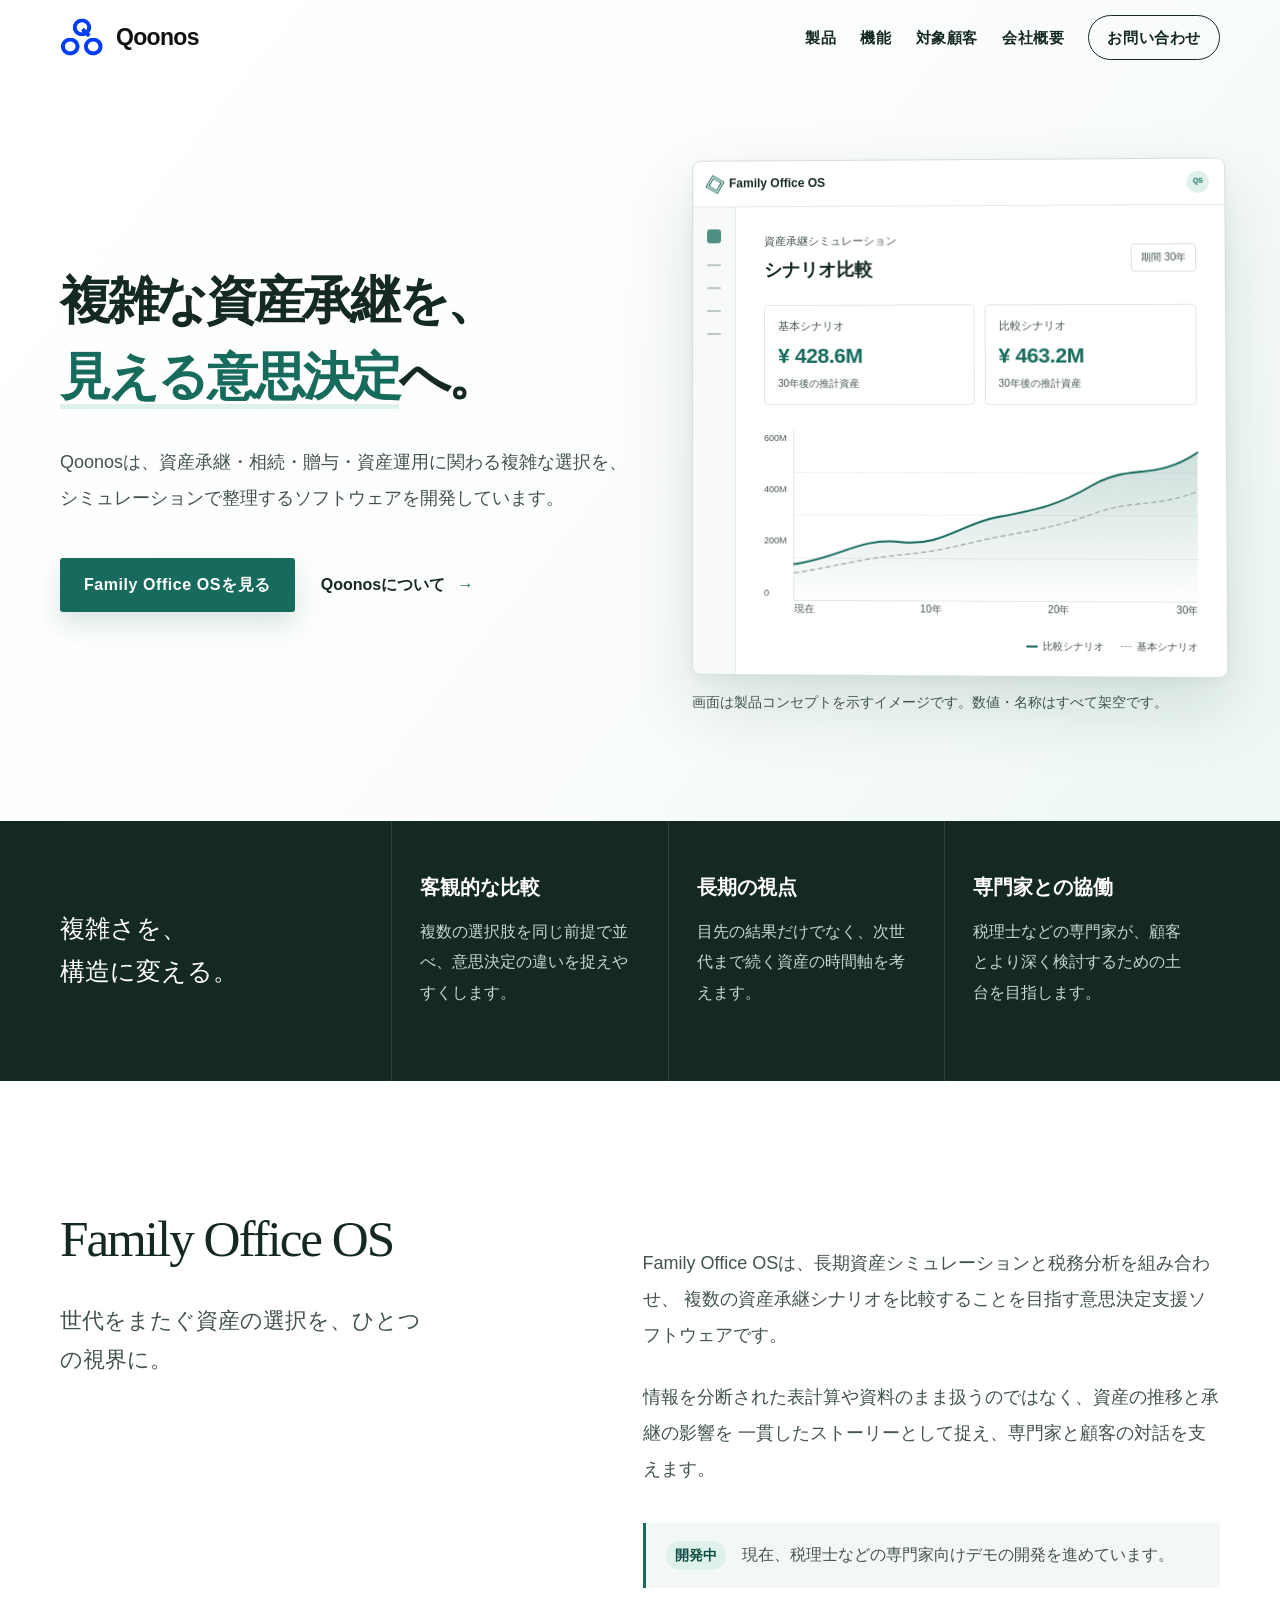
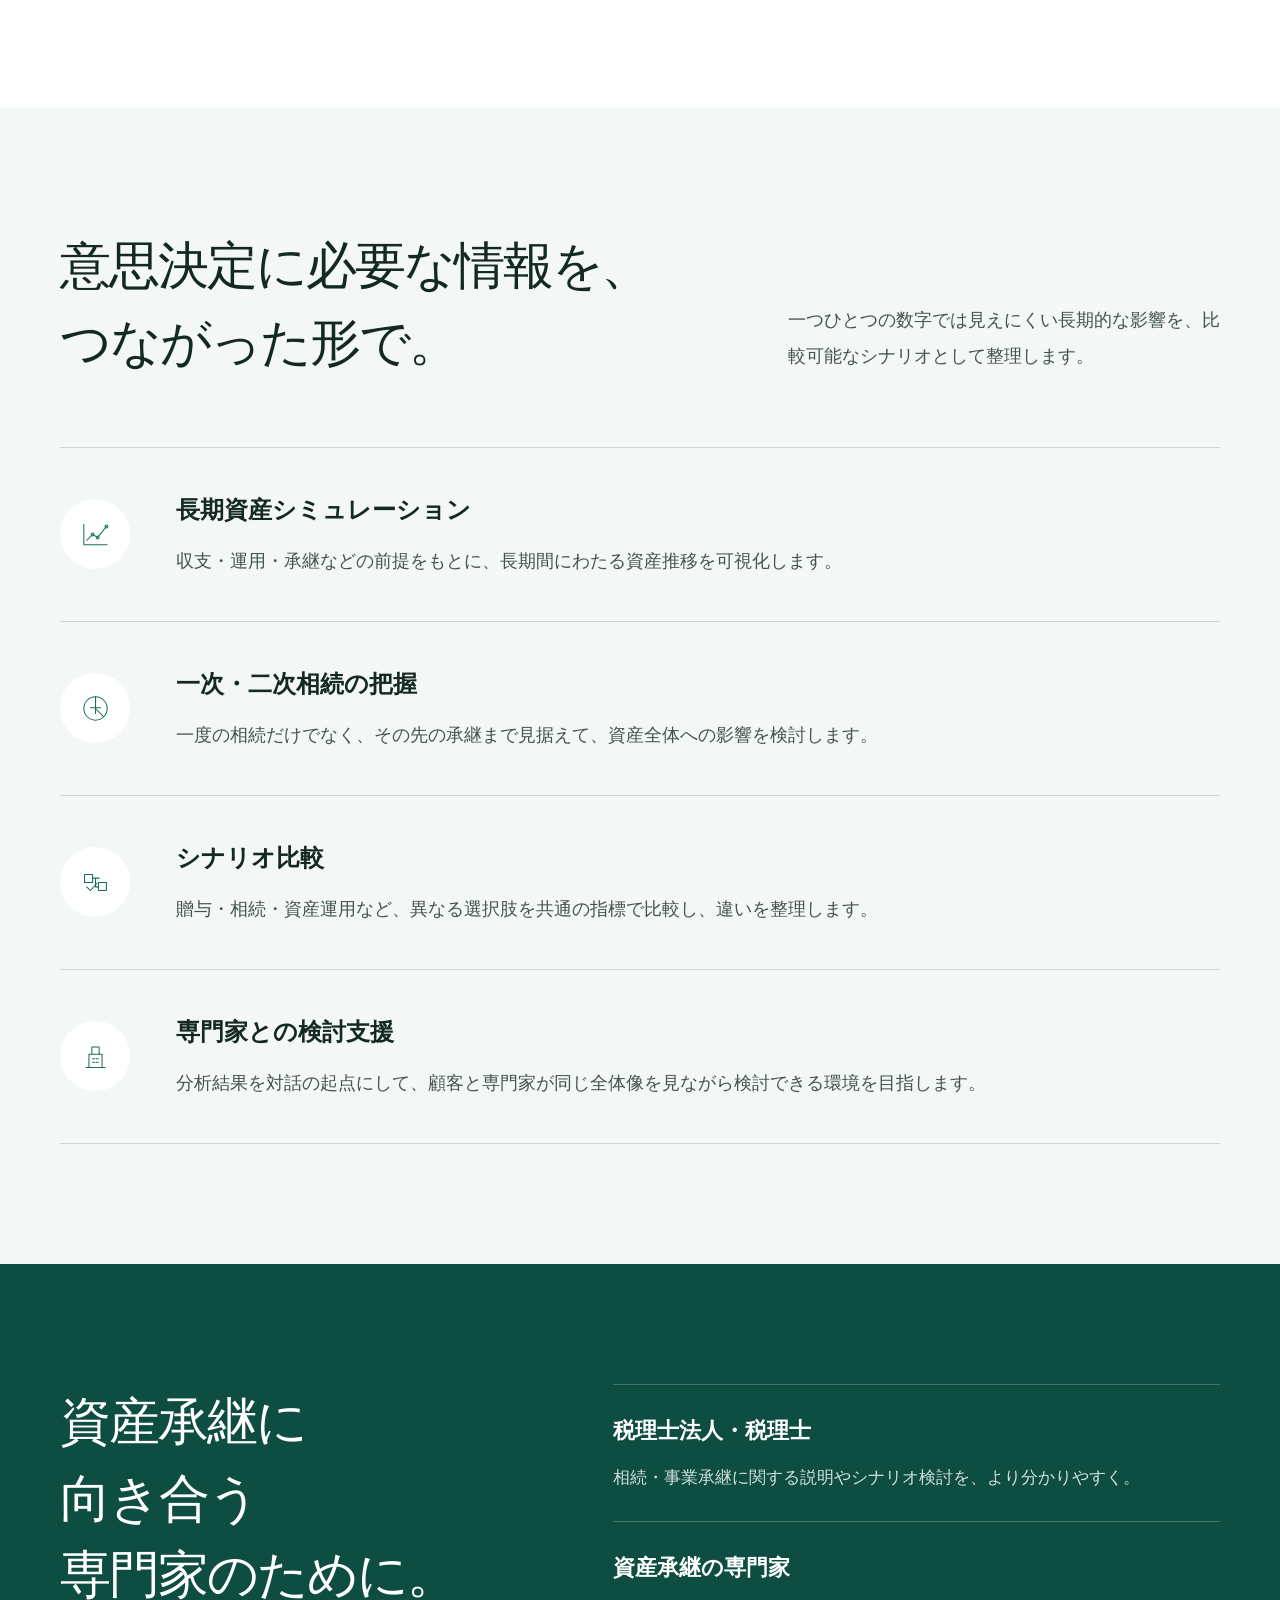
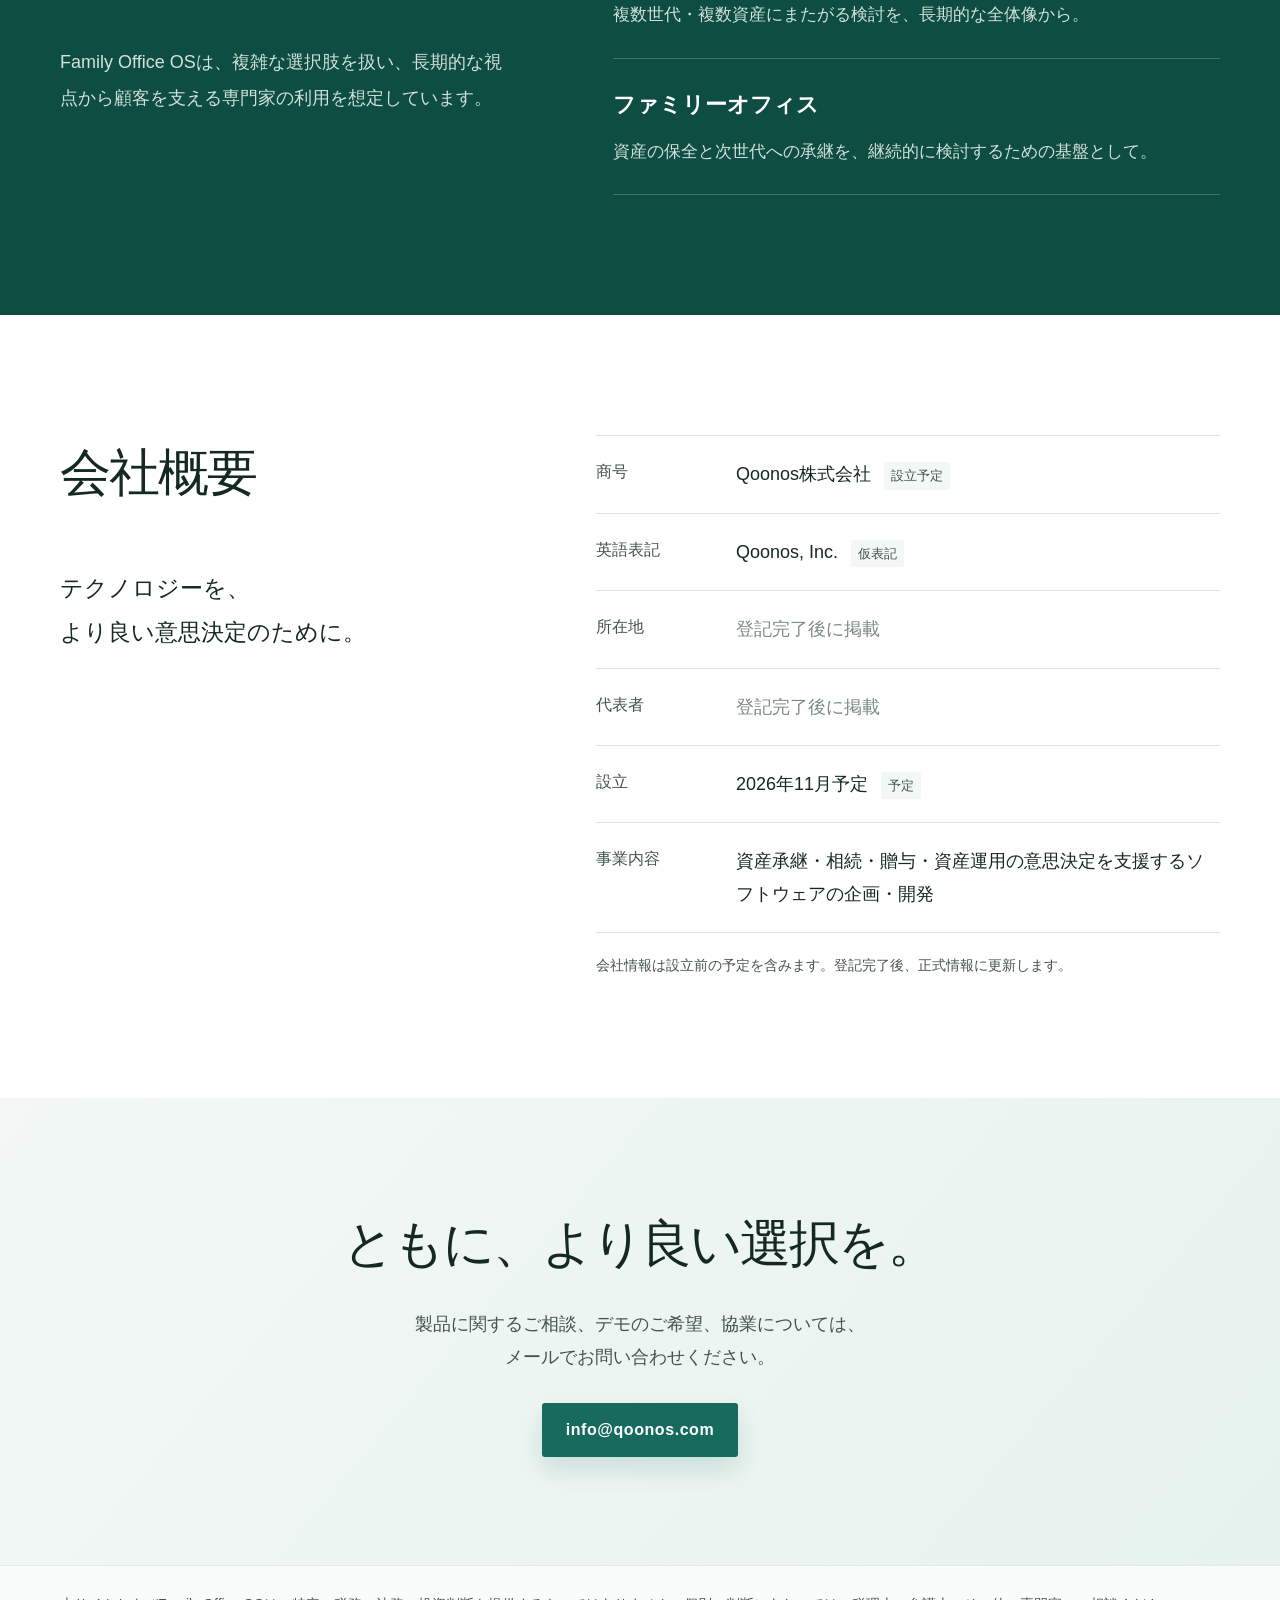
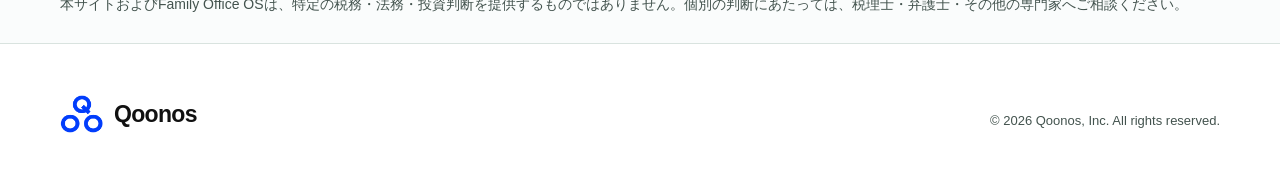
<file: index.html>
<!doctype html>
<html lang="ja">
  <head>
    <meta charset="UTF-8" />
    <meta name="viewport" content="width=device-width, initial-scale=1.0" />
    <meta name="description" content="Qoonosは、資産承継・相続・贈与・資産運用の意思決定を支援するFamily Office OSを開発しています。長期資産シミュレーションと税務分析を組み合わせ、複数の資産承継シナリオの比較を目指します。" />
    <meta name="theme-color" content="#f7faf9" />
    <link rel="canonical" href="https://www.qoonos.com/" />
    <meta property="og:type" content="website" />
    <meta property="og:site_name" content="Qoonos" />
    <meta property="og:locale" content="ja_JP" />
    <meta property="og:url" content="https://www.qoonos.com/" />
    <meta property="og:title" content="Qoonos株式会社｜資産承継シミュレーション・Family Office OS" />
    <meta property="og:description" content="Qoonosは、資産承継・相続・贈与・資産運用の意思決定を支援するFamily Office OSを開発しています。長期資産シミュレーションと税務分析を組み合わせ、複数の資産承継シナリオの比較を目指します。" />
    <title>Qoonos株式会社｜資産承継シミュレーション・Family Office OS</title>
    <script type="application/ld+json">
      {
        "@context": "https://schema.org",
        "@type": "WebSite",
        "@id": "https://www.qoonos.com/#website",
        "name": "Qoonos",
        "alternateName": "Qoonos株式会社",
        "url": "https://www.qoonos.com/",
        "inLanguage": "ja-JP"
      }
    </script>
    <link rel="icon" href="assets/qoonos-symbol-transparent.png" type="image/png" />
    <link rel="stylesheet" href="styles.css?v=20261111-simple" />
    <script src="script.js?v=20261101-reveal" defer></script>
  </head>
  <body>
    <a class="skip-link" href="#main">本文へ移動</a>
    <header class="site-header" data-header>
      <div class="container header-inner">
        <a class="brand" href="#top" aria-label="Qoonos ホーム">
          <img class="brand-mark" src="assets/qoonos-symbol-transparent.png" alt="" />
          <span>Qoonos</span>
        </a>
        <button class="menu-button" type="button" aria-expanded="false" aria-controls="primary-nav" data-menu-button>
          <span class="sr-only">メニューを開く</span>
          <span></span><span></span>
        </button>
        <nav id="primary-nav" class="primary-nav" aria-label="メインナビゲーション" data-nav>
          <a href="#product">製品</a>
          <a href="#features">機能</a>
          <a href="#audience">対象顧客</a>
          <a href="#company">会社概要</a>
          <a class="nav-contact" href="#contact">お問い合わせ</a>
        </nav>
      </div>
    </header>

    <main id="main">
      <section id="top" class="hero">
        <div class="container hero-grid">
          <div class="hero-copy reveal">
            <h1>複雑な資産承継を、<br /><span>見える意思決定</span>へ。</h1>
            <p class="hero-lead">
              Qoonosは、資産承継・相続・贈与・資産運用に関わる複雑な選択を、
              シミュレーションで整理するソフトウェアを開発しています。
            </p>
            <div class="hero-actions">
              <a class="button button-primary" href="#product">Family Office OSを見る</a>
              <a class="text-link" href="#company">Qoonosについて <span aria-hidden="true">→</span></a>
            </div>
          </div>

          <div class="hero-visual reveal" aria-label="Family Office OSの架空データによる画面イメージ">
            <div class="dashboard-shell">
              <div class="dashboard-topbar">
                <div class="mini-brand"><i></i> Family Office OS</div>
                <div class="avatar">QS</div>
              </div>
              <div class="dashboard-body">
                <aside class="dashboard-nav" aria-hidden="true">
                  <b></b><i></i><i></i><i></i><i></i>
                </aside>
                <div class="dashboard-content">
                  <div class="dashboard-heading">
                    <div><small>資産承継シミュレーション</small><strong>シナリオ比較</strong></div>
                    <span>期間 30年</span>
                  </div>
                  <div class="stat-row">
                    <div><small>基本シナリオ</small><strong>¥ 428.6M</strong><em>30年後の推計資産</em></div>
                    <div><small>比較シナリオ</small><strong>¥ 463.2M</strong><em>30年後の推計資産</em></div>
                  </div>
                  <div class="chart-wrap">
                    <div class="chart-y"><span>600M</span><span>400M</span><span>200M</span><span>0</span></div>
                    <div class="chart">
                      <span class="grid-line line-1"></span><span class="grid-line line-2"></span><span class="grid-line line-3"></span>
                      <svg viewBox="0 0 520 190" preserveAspectRatio="none" aria-hidden="true">
                        <defs>
                          <linearGradient id="area" x1="0" x2="0" y1="0" y2="1">
                            <stop offset="0%" stop-color="#176b5c" stop-opacity=".22" />
                            <stop offset="100%" stop-color="#176b5c" stop-opacity="0" />
                          </linearGradient>
                        </defs>
                        <path class="area" d="M0 150 C60 143 84 120 138 125 S215 105 263 97 S339 85 386 61 S465 57 520 25 L520 190 L0 190Z" />
                        <path class="line-a" d="M0 150 C60 143 84 120 138 125 S215 105 263 97 S339 85 386 61 S465 57 520 25" />
                        <path class="line-b" d="M0 160 C62 151 90 143 142 139 S221 126 270 118 S342 107 390 92 S468 86 520 68" />
                      </svg>
                      <div class="chart-x"><span>現在</span><span>10年</span><span>20年</span><span>30年</span></div>
                    </div>
                  </div>
                  <div class="legend"><span><i class="green"></i>比較シナリオ</span><span><i class="gray"></i>基本シナリオ</span></div>
                </div>
              </div>
            </div>
            <p>画面は製品コンセプトを示すイメージです。数値・名称はすべて架空です。</p>
          </div>
        </div>
      </section>

      <section class="principles" aria-label="Qoonosの方針">
        <div class="container principles-grid reveal">
          <p>複雑さを、<br />構造に変える。</p>
          <div>
            <h2>客観的な比較</h2>
            <p>複数の選択肢を同じ前提で並べ、意思決定の違いを捉えやすくします。</p>
          </div>
          <div>
            <h2>長期の視点</h2>
            <p>目先の結果だけでなく、次世代まで続く資産の時間軸を考えます。</p>
          </div>
          <div>
            <h2>専門家との協働</h2>
            <p>税理士などの専門家が、顧客とより深く検討するための土台を目指します。</p>
          </div>
        </div>
      </section>

      <section id="product" class="section product-section">
        <div class="container product-grid">
          <div class="section-intro reveal">
            <h2>Family Office OS</h2>
            <p class="section-lead">世代をまたぐ資産の選択を、ひとつの視界に。</p>
          </div>
          <div class="product-copy reveal">
            <p>
              Family Office OSは、長期資産シミュレーションと税務分析を組み合わせ、
              複数の資産承継シナリオを比較することを目指す意思決定支援ソフトウェアです。
            </p>
            <p>
              情報を分断された表計算や資料のまま扱うのではなく、資産の推移と承継の影響を
              一貫したストーリーとして捉え、専門家と顧客の対話を支えます。
            </p>
            <div class="product-note">
              <span>開発中</span>
              <p>現在、税理士などの専門家向けデモの開発を進めています。</p>
            </div>
          </div>
        </div>
      </section>

      <section id="features" class="section features-section">
        <div class="container">
          <div class="section-heading reveal">
            <div>
              <h2>意思決定に必要な情報を、<br />つながった形で。</h2>
            </div>
            <p>一つひとつの数字では見えにくい長期的な影響を、比較可能なシナリオとして整理します。</p>
          </div>
          <div class="feature-list">
            <article class="feature-item reveal">
              <div class="feature-icon" aria-hidden="true">
                <svg viewBox="0 0 48 48"><path d="M8 38V10M8 38h32"/><path d="m12 32 8-8 7 4 12-15"/><circle cx="20" cy="24" r="2"/><circle cx="27" cy="28" r="2"/><circle cx="39" cy="13" r="2"/></svg>
              </div>
              <div><h3>長期資産シミュレーション</h3><p>収支・運用・承継などの前提をもとに、長期間にわたる資産推移を可視化します。</p></div>
            </article>
            <article class="feature-item reveal">
              <div class="feature-icon" aria-hidden="true">
                <svg viewBox="0 0 48 48"><circle cx="24" cy="24" r="16"/><path d="M24 8v16l11 11"/><path d="M17 23h14M24 17v14"/></svg>
              </div>
              <div><h3>一次・二次相続の把握</h3><p>一度の相続だけでなく、その先の承継まで見据えて、資産全体への影響を検討します。</p></div>
            </article>
            <article class="feature-item reveal">
              <div class="feature-icon" aria-hidden="true">
                <svg viewBox="0 0 48 48"><path d="M9 13h11v11H9zM28 24h11v11H28z"/><path d="M20 18h9M24 18v12h4"/><path d="m12 30 5 5 9-10"/></svg>
              </div>
              <div><h3>シナリオ比較</h3><p>贈与・相続・資産運用など、異なる選択肢を共通の指標で比較し、違いを整理します。</p></div>
            </article>
            <article class="feature-item reveal">
              <div class="feature-icon" aria-hidden="true">
                <svg viewBox="0 0 48 48"><path d="M11 39h26M15 39V21h18v18M19 21V11h10v10"/><path d="M20 27h3M25 27h3M20 32h3M25 32h3"/></svg>
              </div>
              <div><h3>専門家との検討支援</h3><p>分析結果を対話の起点にして、顧客と専門家が同じ全体像を見ながら検討できる環境を目指します。</p></div>
            </article>
          </div>
        </div>
      </section>

      <section id="audience" class="section audience-section">
        <div class="container audience-grid">
          <div class="audience-copy reveal">
            <h2><span class="audience-heading-line">資産承継に</span><span class="audience-heading-line">向き合う</span><span class="audience-heading-line">専門家のために。</span></h2>
            <p>
              Family Office OSは、複雑な選択肢を扱い、長期的な視点から顧客を支える専門家の利用を想定しています。
            </p>
          </div>
          <div class="audience-cards">
            <article class="audience-card reveal"><h3>税理士法人・税理士</h3><p>相続・事業承継に関する説明やシナリオ検討を、より分かりやすく。</p></article>
            <article class="audience-card reveal"><h3>資産承継の専門家</h3><p>複数世代・複数資産にまたがる検討を、長期的な全体像から。</p></article>
            <article class="audience-card reveal"><h3>ファミリーオフィス</h3><p>資産の保全と次世代への承継を、継続的に検討するための基盤として。</p></article>
          </div>
        </div>
      </section>

      <section id="company" class="section company-section">
        <div class="container company-grid">
          <div class="section-intro reveal">
            <h2>会社概要</h2>
            <p class="company-message">テクノロジーを、<br />より良い意思決定のために。</p>
          </div>
          <div class="company-details reveal">
            <dl>
              <div><dt>商号</dt><dd>Qoonos株式会社 <small>設立予定</small></dd></div>
              <div><dt>英語表記</dt><dd>Qoonos, Inc. <small>仮表記</small></dd></div>
              <div><dt>所在地</dt><dd><span class="pending">登記完了後に掲載</span></dd></div>
              <div><dt>代表者</dt><dd><span class="pending">登記完了後に掲載</span></dd></div>
              <div><dt>設立</dt><dd>2026年11月予定 <small>予定</small></dd></div>
              <div><dt>事業内容</dt><dd>資産承継・相続・贈与・資産運用の意思決定を支援するソフトウェアの企画・開発</dd></div>
            </dl>
            <p class="provisional-note">会社情報は設立前の予定を含みます。登記完了後、正式情報に更新します。</p>
          </div>
        </div>
      </section>

      <section id="contact" class="contact-section">
        <div class="container contact-inner reveal">
          <h2>ともに、より良い選択を。</h2>
          <p>製品に関するご相談、デモのご希望、協業については、<br />メールでお問い合わせください。</p>
          <a class="button button-primary" href="mailto:info@qoonos.com">info@qoonos.com</a>
        </div>
      </section>

      <section class="disclaimer" aria-label="免責事項">
        <div class="container">
          <p>本サイトおよびFamily Office OSは、特定の税務・法務・投資判断を提供するものではありません。個別の判断にあたっては、税理士・弁護士・その他の専門家へご相談ください。</p>
        </div>
      </section>
    </main>

    <footer class="site-footer">
      <div class="container footer-inner">
        <a class="brand footer-brand" href="#top" aria-label="ページ上部へ">
          <img class="brand-mark" src="assets/qoonos-symbol-transparent.png" alt="" />
          <span>Qoonos</span>
        </a>
        <div><small>© <span data-year>2026</span> Qoonos, Inc. All rights reserved.</small></div>
      </div>
    </footer>
  </body>
</html>
</file>
<file: styles.css>
:root {
  --ink: #152923;
  --ink-soft: #43534e;
  --green: #176b5c;
  --green-dark: #0e4d42;
  --mint: #dff1eb;
  --mist: #f3f7f5;
  --line: #d9e3df;
  --white: #fff;
  --serif: "Hiragino Mincho ProN", "Yu Mincho", YuMincho, Georgia, serif;
  --sans: Inter, "Hiragino Kaku Gothic ProN", "Yu Gothic", YuGothic, sans-serif;
}

* { box-sizing: border-box; }
html { scroll-behavior: smooth; scroll-padding-top: 84px; }
body { margin: 0; color: #152923; color: var(--ink); background: #fff; background: var(--white); font-family: Inter, "Hiragino Kaku Gothic ProN", "Yu Gothic", YuGothic, sans-serif; font-family: var(--sans); line-height: 1.8; -webkit-font-smoothing: antialiased; }
a { color: inherit; text-decoration: none; }
button { color: inherit; font: inherit; }
.container { width: calc(100% - 48px); max-width: 1160px; margin-left: auto; margin-right: auto; width: min(1160px, calc(100% - 48px)); margin-inline: auto; }
.skip-link { position: fixed; left: 16px; top: -100px; z-index: 999; padding: 10px 16px; color: #fff; background: #176b5c; background: var(--green); }
.skip-link:focus { top: 16px; }
.sr-only { position: absolute; width: 1px; height: 1px; padding: 0; margin: -1px; overflow: hidden; clip: rect(0,0,0,0); white-space: nowrap; border: 0; }

.site-header { position: fixed; top: 0; right: 0; left: 0; inset: 0 0 auto; z-index: 100; height: 76px; border-bottom: 1px solid transparent; transition: background .25s, border-color .25s, box-shadow .25s; }
.site-header.scrolled { background: rgba(255,255,255,.94); border-color: #d9e3df; border-color: var(--line); box-shadow: 0 8px 30px rgba(15,61,52,.06); backdrop-filter: blur(16px); }
.header-inner { height: 100%; display: flex; align-items: center; justify-content: space-between; }
.brand { display: inline-flex; align-items: center; gap: 10px; font-size: 23px; font-weight: 700; letter-spacing: -.03em; }
.brand-mark { display: block; width: auto; height: 40px; object-fit: contain; flex-shrink: 0; }
.site-header .brand { color: #111; gap: 12px; }
.primary-nav { display: flex; align-items: center; gap: 24px; font-size: 15px; font-weight: 600; letter-spacing: .04em; }
.primary-nav > a { transition: color .2s; }
.primary-nav > a:hover { color: #176b5c; color: var(--green); }
.nav-contact { padding: 8px 18px; border: 1px solid #152923; border: 1px solid var(--ink); border-radius: 999px; }
.menu-button { display: none; }

.hero { position: relative; overflow: hidden; min-height: 810px; padding: 160px 0 106px; background: linear-gradient(128deg, #fff 0%, #fbfdfc 55%, #edf7f3 100%); }
.hero-grid { position: relative; z-index: 1; display: grid; grid-template-columns: 1.05fr .95fr; gap: 48px; align-items: center; }
.eyebrow { margin: 0 0 22px; color: #176b5c; color: var(--green); font-size: 14px; font-weight: 700; letter-spacing: .14em; text-transform: uppercase; }
.hero h1 { margin: 0; font-family: "Hiragino Mincho ProN", "Yu Mincho", YuMincho, Georgia, serif; font-family: var(--serif); font-size: 52px; font-size: clamp(45px, 4vw, 52px); font-weight: 600; line-height: 1.5; letter-spacing: -.055em; }
.hero h1 span { position: relative; color: #176b5c; color: var(--green); }
.hero h1 span::after { content: ""; position: absolute; left: 0; right: 0; bottom: -4px; height: 5px; background: #dff1eb; background: var(--mint); z-index: -1; }
.hero-lead { max-width: 610px; margin: 28px 0 0; color: #43534e; color: var(--ink-soft); font-size: 18px; line-height: 2; }
.hero-actions { display: flex; flex-wrap: wrap; align-items: center; gap: 26px; margin-top: 42px; }
.button { display: inline-flex; align-items: center; justify-content: center; min-height: 54px; padding: 12px 24px; border-radius: 3px; font-size: 16px; font-weight: 700; letter-spacing: .035em; }
.button-primary { color: #fff; background: #176b5c; background: var(--green); box-shadow: 0 12px 24px rgba(23,107,92,.16); transition: transform .2s, background .2s, box-shadow .2s; }
.button-primary:hover { background: #0e4d42; background: var(--green-dark); box-shadow: 0 15px 30px rgba(23,107,92,.22); transform: translateY(-2px); }
.text-link { font-size: 16px; font-weight: 700; }
.text-link span { display: inline-block; margin-left: 8px; color: #176b5c; color: var(--green); transition: transform .2s; }
.text-link:hover span { transform: translateX(4px); }

.hero-visual { position: relative; min-width: 0; }
.dashboard-shell { overflow: hidden; border: 1px solid #d3dfda; border-radius: 9px; background: #fff; box-shadow: 0 30px 70px rgba(16,70,59,.14), 0 4px 15px rgba(16,70,59,.05); transform: perspective(1400px) rotateY(-2deg) rotateX(1deg); transform-origin: center left; }
.dashboard-topbar { height: 46px; display: flex; align-items: center; justify-content: space-between; padding: 0 15px; border-bottom: 1px solid #e4ebe8; }
.mini-brand { display: flex; align-items: center; gap: 7px; font-size: 12px; font-weight: 700; }
.mini-brand i { width: 14px; height: 14px; border: 3px double #176b5c; border: 3px double var(--green); transform: rotate(30deg); }
.avatar { display: grid; place-items: center; width: 22px; height: 22px; color: #176b5c; color: var(--green); background: #dff1eb; background: var(--mint); border-radius: 50%; font-size: 7px; font-weight: 800; }
.dashboard-body { display: grid; grid-template-columns: 43px 1fr; min-height: 410px; }
.dashboard-nav { display: flex; flex-direction: column; align-items: center; gap: 21px; padding-top: 22px; background: #f8faf9; border-right: 1px solid #e7ecea; }
.dashboard-nav b, .dashboard-nav i { display: block; width: 14px; height: 2px; background: #bbc7c3; border-radius: 3px; }
.dashboard-nav b { height: 14px; background: #176b5c; background: var(--green); opacity: .75; }
.dashboard-content { min-width: 0; padding: 25px 28px 20px; }
.dashboard-heading { display: flex; align-items: center; justify-content: space-between; }
.dashboard-heading div { display: flex; flex-direction: column; }
.dashboard-heading small { color: #43534e; color: var(--ink-soft); font-size: 11px; }
.dashboard-heading strong { margin-top: 2px; font-size: 18px; }
.dashboard-heading > span { padding: 4px 9px; border: 1px solid #dbe3e0; border-radius: 3px; color: #43534e; color: var(--ink-soft); font-size: 10px; }
.stat-row { display: grid; grid-template-columns: 1fr 1fr; gap: 10px; margin-top: 19px; }
.stat-row div { display: grid; padding: 11px 13px; border: 1px solid #e0e7e4; border-radius: 4px; }
.stat-row small { color: #43534e; color: var(--ink-soft); font-size: 11px; }
.stat-row strong { color: #176b5c; color: var(--green); font-size: 21px; letter-spacing: -.02em; }
.stat-row em { color: #43534e; color: var(--ink-soft); font-size: 10px; font-style: normal; }
.chart-wrap { display: grid; grid-template-columns: 29px 1fr; height: 185px; margin-top: 25px; }
.chart-y { display: flex; flex-direction: column; justify-content: space-between; padding-bottom: 15px; color: #43534e; color: var(--ink-soft); font-size: 9px; }
.chart { position: relative; height: 170px; border-left: 1px solid #e1e8e5; border-bottom: 1px solid #e1e8e5; }
.grid-line { position: absolute; left: 0; right: 0; height: 1px; background: #eef2f0; }
.line-1 { top: 25%; }.line-2 { top: 50%; }.line-3 { top: 75%; }
.chart svg { position: absolute; top: 0; right: 0; bottom: 0; left: 0; inset: 0; width: 100%; height: 100%; overflow: visible; }
.chart .area { fill: url(#area); }
.chart .line-a, .chart .line-b { fill: none; stroke-linecap: round; stroke-linejoin: round; vector-effect: non-scaling-stroke; }
.chart .line-a { stroke: #176b5c; stroke: var(--green); stroke-width: 2; }
.chart .line-b { stroke: #aab5b1; stroke-width: 1.5; stroke-dasharray: 4 4; }
.chart-x { position: absolute; display: flex; justify-content: space-between; left: 0; right: 0; bottom: -18px; color: #43534e; color: var(--ink-soft); font-size: 10px; }
.legend { display: flex; flex-wrap: wrap; justify-content: flex-end; gap: 8px 16px; margin-top: 20px; color: #43534e; color: var(--ink-soft); font-size: 10px; }
.legend span { display: flex; align-items: center; gap: 5px; }
.legend i { display: inline-block; width: 11px; height: 2px; }
.legend .green { background: #176b5c; background: var(--green); }.legend .gray { border-top: 1px dashed #aab5b1; }
.hero-visual > p { margin: 16px 0 0; color: #43534e; color: var(--ink-soft); font-size: 14px; text-align: left; }

.principles { position: relative; z-index: 2; background: #152923; background: var(--ink); color: #fff; }
.principles-grid { display: grid; grid-template-columns: 1.2fr repeat(3, 1fr); min-height: 260px; }
.principles-grid > p { align-self: center; margin: 0; font-family: "Hiragino Mincho ProN", "Yu Mincho", YuMincho, Georgia, serif; font-family: var(--serif); font-size: 25px; line-height: 1.7; }
.principles-grid > div { padding: 48px 28px; border-left: 1px solid rgba(255,255,255,.12); }
.principles-grid h2 { margin: 0 0 12px; font-size: 20px; font-weight: 600; }
.principles-grid div p { margin: 0; color: #c9d7d2; font-size: 16px; line-height: 1.9; }

.section { padding: 120px 0; }
.product-section { background: #fff; }
.product-grid { display: grid; grid-template-columns: .9fr 1.1fr; gap: 110px; }
.section-intro h2, .section-heading h2, .audience-copy h2, .contact-inner h2 { margin: 0; font-family: "Hiragino Mincho ProN", "Yu Mincho", YuMincho, Georgia, serif; font-family: var(--serif); font-size: 52px; font-size: clamp(36px, 4vw, 52px); font-weight: 500; line-height: 1.5; letter-spacing: -.04em; }
.section-lead { max-width: 380px; margin-top: 23px; color: #43534e; color: var(--ink-soft); font-family: "Hiragino Mincho ProN", "Yu Mincho", YuMincho, Georgia, serif; font-family: var(--serif); font-size: 22px; line-height: 1.8; }
.product-copy { padding-top: 44px; }
.product-copy > p { margin: 0 0 26px; color: #43534e; color: var(--ink-soft); font-size: 18px; line-height: 2; }
.product-note { display: flex; align-items: center; gap: 16px; margin-top: 36px; padding: 18px 20px; background: #f3f7f5; background: var(--mist); border-left: 3px solid #176b5c; border-left: 3px solid var(--green); }
.product-note span { flex: 0 0 auto; padding: 2px 9px; color: #0e4d42; color: var(--green-dark); background: #dff1eb; background: var(--mint); border-radius: 999px; font-size: 14px; font-weight: 700; }
.product-note p { margin: 0; color: #43534e; color: var(--ink-soft); font-size: 16px; }

.features-section { background: #f3f7f5; background: var(--mist); }
.section-heading { display: grid; grid-template-columns: 1.2fr .8fr; gap: 80px; align-items: end; margin-bottom: 65px; }
.section-heading > p { margin: 0 0 8px; color: #43534e; color: var(--ink-soft); font-size: 18px; line-height: 2; }
.feature-list { border-top: 1px solid #cbd7d2; }
.feature-item { display: grid; grid-template-columns: 90px 1fr; gap: 26px; align-items: center; min-height: 174px; padding: 30px 0; border-bottom: 1px solid #cbd7d2; }
.feature-icon { display: grid; place-items: center; width: 70px; height: 70px; background: #fff; border-radius: 50%; }
.feature-icon svg { width: 35px; height: 35px; fill: none; stroke: #176b5c; stroke: var(--green); stroke-width: 1.4; stroke-linecap: round; stroke-linejoin: round; }
.feature-item > div:last-child { display: grid; grid-template-columns: 1fr; gap: 12px; align-items: center; }
.feature-item h3 { margin: 0; font-family: "Hiragino Mincho ProN", "Yu Mincho", YuMincho, Georgia, serif; font-family: var(--serif); font-size: 24px; font-weight: 600; }
.feature-item p { margin: 0; color: #43534e; color: var(--ink-soft); font-size: 18px; line-height: 1.95; }

.audience-section { overflow: hidden; color: #fff; background: #0e4d42; background: var(--green-dark); }
.audience-grid { display: grid; grid-template-columns: .85fr 1.15fr; gap: 105px; }
.audience-heading-line { display: block; white-space: nowrap; }
.audience-copy > p:last-child { margin-top: 30px; color: #d1e1dc; font-size: 18px; line-height: 2; }
.audience-cards { border-top: 1px solid rgba(255,255,255,.22); }
.audience-card { display: grid; grid-template-columns: 1fr; gap: 12px; align-items: center; min-height: 135px; padding: 26px 0; border-bottom: 1px solid rgba(255,255,255,.22); }
.audience-card h3 { margin: 0; font-size: 22px; }
.audience-card p { margin: 0; color: #d1e1dc; font-size: 17px; line-height: 1.9; }

.company-section { background: #fff; }
.company-grid { display: grid; grid-template-columns: .8fr 1.2fr; gap: 120px; }
.company-message { margin-top: 55px; font-family: "Hiragino Mincho ProN", "Yu Mincho", YuMincho, Georgia, serif; font-family: var(--serif); font-size: 23px; line-height: 1.9; }
.company-details dl { margin: 0; border-top: 1px solid #d9e3df; border-top: 1px solid var(--line); }
.company-details dl > div { display: grid; grid-template-columns: 140px 1fr; padding: 22px 0; border-bottom: 1px solid #d9e3df; border-bottom: 1px solid var(--line); }
.company-details dt { color: #43534e; color: var(--ink-soft); font-size: 16px; }
.company-details dd { margin: 0; font-size: 18px; }
.company-details small { display: inline-block; margin-left: 8px; padding: 2px 7px; color: #43534e; color: var(--ink-soft); background: #f3f7f5; background: var(--mist); border-radius: 2px; font-size: 13px; }
.pending { color: #7c8984; }
.provisional-note { margin: 20px 0 0; color: #43534e; color: var(--ink-soft); font-size: 14px; }

.contact-section { padding: 108px 0; background: linear-gradient(130deg, #f3f8f6, #e6f2ee); text-align: center; }
.contact-inner { max-width: 700px; }
.contact-inner > p:not(.eyebrow) { max-width: 620px; margin: 25px auto 30px; color: #43534e; color: var(--ink-soft); font-size: 18px; }
.button-muted { color: #64736e; background: rgba(255,255,255,.8); border: 1px solid #cbd8d3; cursor: not-allowed; }
.contact-inner small { display: block; margin-top: 13px; color: #73817c; font-size: 10px; }
.disclaimer { padding: 25px 0; background: #fafcfc; border-top: 1px solid #e4eae8; }
.disclaimer p { margin: 0; color: #43534e; color: var(--ink-soft); font-size: 14px; text-align: left; line-height: 1.9; }
.site-footer { padding: 50px 0; color: #43534e; color: var(--ink-soft); background: #fff; border-top: 1px solid #d9e3df; border-top: 1px solid var(--line); }
.footer-inner { display: flex; align-items: flex-end; justify-content: space-between; }
.footer-brand { color: #111; }
.footer-inner div { text-align: right; }.footer-inner small { font-size: 13px; }

/* Content must remain readable without JavaScript or animation support. */
.reveal { opacity: 1; transform: none; }
.reveal.is-entering { -webkit-animation: reveal-in .65s ease both; animation: reveal-in .65s ease both; }
@-webkit-keyframes reveal-in {
  from { opacity: 0; -webkit-transform: translateY(18px); transform: translateY(18px); }
  to { opacity: 1; -webkit-transform: none; transform: none; }
}
@keyframes reveal-in {
  from { opacity: 0; transform: translateY(18px); }
  to { opacity: 1; transform: none; }
}
@media (prefers-reduced-motion: reduce) { html { scroll-behavior: auto; } .reveal { opacity: 1; transform: none; transition: none; } * { -webkit-animation: none !important; animation: none !important; } }

@media (max-width: 900px) {
  .container { width: calc(100% - 36px); max-width: 700px; }
  .menu-button { position: relative; z-index: 102; display: flex; width: 42px; height: 42px; padding: 0; border: 0; background: transparent; flex-direction: column; justify-content: center; gap: 7px; }
  .menu-button span:not(.sr-only) { display: block; width: 24px; height: 1px; margin-left: auto; background: #152923; background: var(--ink); transition: transform .2s; }
  .menu-button[aria-expanded="true"] span:nth-last-child(2) { transform: translateY(4px) rotate(45deg); }
  .menu-button[aria-expanded="true"] span:last-child { transform: translateY(-4px) rotate(-45deg); }
  .primary-nav { position: fixed; top: 0; right: 0; bottom: 0; left: 0; inset: 0; z-index: 101; display: flex; padding: 110px 34px 50px; background: rgba(255,255,255,.98); flex-direction: column; align-items: flex-start; gap: 25px; font-size: 18px; opacity: 0; visibility: hidden; transform: translateY(-12px); transition: .25s; }
  .primary-nav.open { opacity: 1; visibility: visible; transform: none; }
  .nav-contact { margin-top: 12px; }
  .hero { min-height: auto; padding: 135px 0 85px; }
  .hero-grid, .product-grid, .audience-grid, .company-grid { grid-template-columns: 1fr; gap: 60px; }
  .hero-visual { max-width: 650px; }
  .principles-grid { grid-template-columns: 1fr 1fr; padding: 36px 0; }
  .principles-grid > p { padding: 20px 28px; }
  .principles-grid > div { border-left: 1px solid rgba(255,255,255,.12); }
  .product-copy { padding-top: 0; }
  .section-heading { grid-template-columns: 1fr; gap: 25px; }
  .feature-item > div:last-child { grid-template-columns: 1fr; gap: 10px; }
  .audience-card { padding: 24px 0; }
  .company-grid { gap: 50px; }
}

/* Safari on iOS 9 has neither CSS Grid nor flex gap. Keep the same colors,
   type and imagery, with a simple vertical reading order on older browsers. */
@supports not (display: grid) {
  .hero-grid, .principles-grid, .product-grid, .section-heading,
  .feature-item, .feature-item > div:last-child, .audience-grid,
  .audience-card, .company-grid, .company-details dl > div { display: block; }
  .hero-copy, .section-intro, .audience-copy { margin-bottom: 50px; }
  .hero-visual { margin-left: auto; margin-right: auto; }
  .dashboard-shell { transform: none; }
  .principles-grid { padding-top: 30px; padding-bottom: 30px; }
  .principles-grid > p { padding: 20px 0; }
  .principles-grid > div { padding: 25px 0; border-left: 0; border-top: 1px solid rgba(255,255,255,.12); }
  .product-copy { padding-top: 0; }
  .section-heading > p { margin-top: 28px; }
  .feature-icon, .avatar { display: flex; align-items: center; justify-content: center; }
  .feature-icon { margin-bottom: 18px; }
  .feature-item h3, .audience-card h3 { margin-bottom: 12px; }
  .company-details dt { margin-bottom: 8px; }
  .brand-mark { margin-right: 12px; }
  .primary-nav > a + a { margin-left: 24px; }
  .hero-actions > a { margin-right: 26px; margin-bottom: 20px; }
  .mini-brand i, .legend i { margin-right: 7px; }
  .dashboard-body { display: flex; }
  .dashboard-nav { flex: 0 0 43px; }
  .dashboard-nav > * { margin-bottom: 21px; }
  .dashboard-content { flex: 1 1 auto; }
  .stat-row { display: flex; }
  .stat-row > div { display: block; flex: 1 1 0%; min-width: 0; }
  .stat-row > div + div { margin-left: 10px; }
  .stat-row small, .stat-row strong, .stat-row em { display: block; }
  .chart-wrap { display: block; position: relative; padding-left: 29px; }
  .chart-y { position: absolute; top: 0; bottom: 0; left: 0; }
  .legend > span + span { margin-left: 16px; }
  .product-note span { margin-right: 16px; }
  .menu-button span:not(.sr-only) { margin-top: 3px; margin-bottom: 3px; }
}

@media (max-width: 900px) {
  /* Navigation remains available if JavaScript is disabled or fails to load. */
  html:not(.has-menu) .site-header { position: static; height: auto; background: #fff; }
  html:not(.has-menu) .header-inner { display: block; padding-top: 15px; padding-bottom: 15px; }
  html:not(.has-menu) .menu-button { display: none; }
  html:not(.has-menu) .primary-nav { position: static; display: block; padding: 20px 0 0; opacity: 1; visibility: visible; transform: none; }
  html:not(.has-menu) .primary-nav > a { display: inline-block; margin: 0 18px 14px 0; }
  @supports not (display: grid) {
    .primary-nav > a + a { margin-left: 0; margin-top: 25px; }
    .footer-inner > div { margin-top: 35px; }
  }
}

@media (max-width: 600px) {
  @supports not (display: grid) {
    .dashboard-nav { flex-basis: 30px; }
    .hero-actions > a { margin-right: 0; }
    .hero-actions > a + a { margin-top: 21px; }
    .product-note span { margin-right: 0; margin-bottom: 10px; }
  }
}

@media (max-width: 600px) {
  .container { width: calc(100% - 32px); }
  .site-header { height: 67px; }
  .brand { font-size: 21px; }.brand-mark { height: 36px; }
  .hero { padding: 116px 0 70px; }
  .hero h1 { font-size: 39px; line-height: 1.5; }
  .hero-lead { font-size: 17px; }
  .hero-actions { align-items: flex-start; flex-direction: column; gap: 21px; }
  .dashboard-shell { transform: none; }
  .dashboard-body { grid-template-columns: 30px 1fr; min-height: 330px; }
  .dashboard-content { padding: 18px 14px 15px; }
  .dashboard-nav { gap: 17px; }.dashboard-nav b, .dashboard-nav i { width: 10px; }
  .stat-row strong { font-size: 17px; }.chart-wrap { height: 145px; margin-top: 18px; }.chart { height: 130px; }
  .principles-grid { grid-template-columns: 1fr; padding: 25px 0; }
  .principles-grid > p { padding: 20px 0 30px; }
  .principles-grid > div { padding: 30px 0; border-left: 0; border-top: 1px solid rgba(255,255,255,.12); }
  .section { padding: 82px 0; }
  .section-intro h2, .section-heading h2, .audience-copy h2, .contact-inner h2 { font-size: 34px; }
  .feature-item { grid-template-columns: 58px 1fr; gap: 12px; min-height: 150px; }
  .feature-icon { width: 52px; height: 52px; }.feature-icon svg { width: 28px; height: 28px; }
  .feature-item h3 { font-size: 21px; }.feature-item p { font-size: 17px; }
  .product-note { align-items: flex-start; flex-direction: column; gap: 10px; }
  .product-copy > p, .section-heading > p, .audience-copy > p:last-child, .contact-inner > p:not(.eyebrow) { font-size: 17px; }
  .company-details dd { font-size: 17px; }
  .audience-grid { gap: 45px; }
  .company-details dl > div { grid-template-columns: 90px 1fr; gap: 10px; }
  .company-details small { display: inline-block; margin: 5px 0 0; }
  .contact-section { padding: 80px 0; }
  .footer-inner { align-items: flex-start; flex-direction: column; gap: 35px; }.footer-inner div { text-align: left; }
}
</file>
